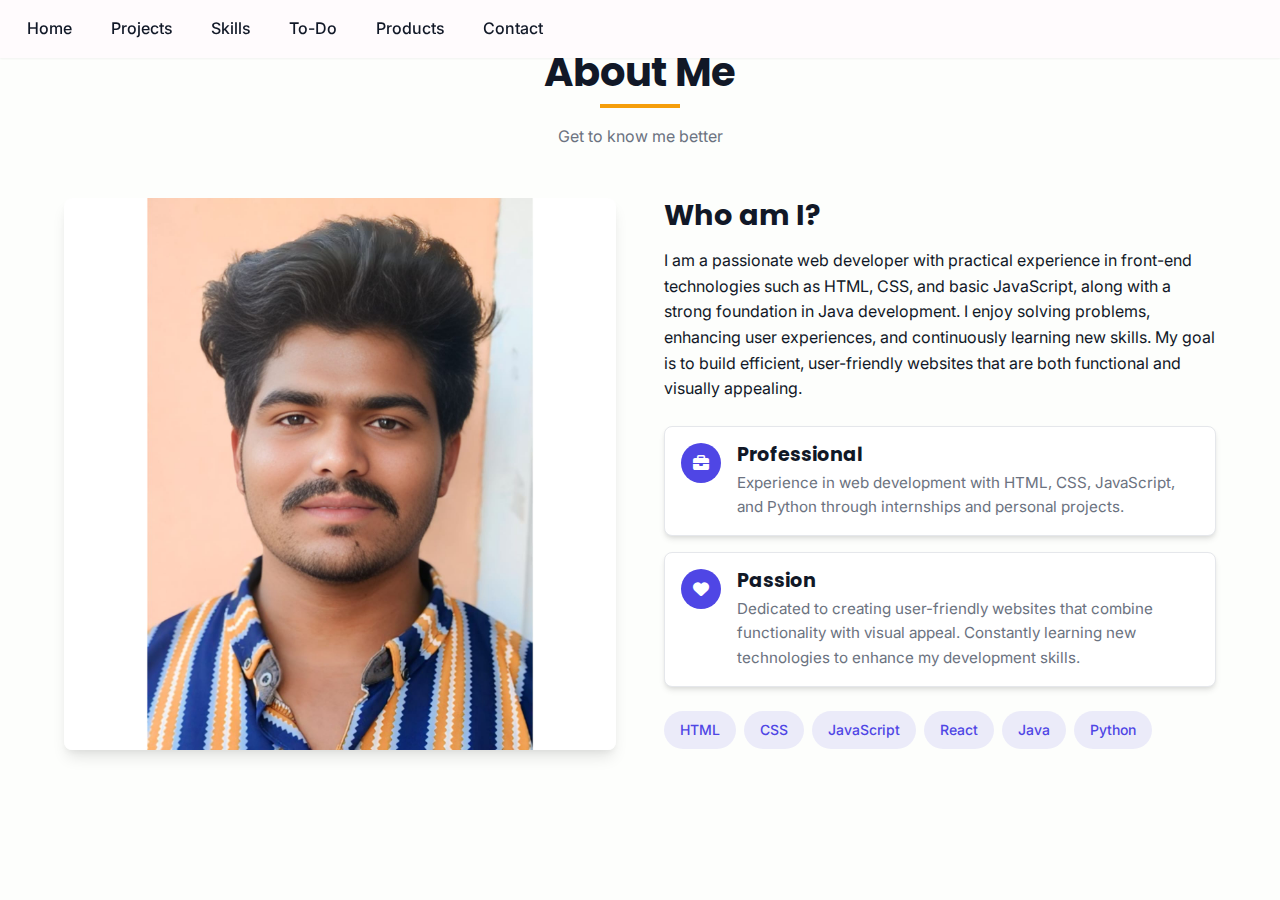
<file: index.html>
<!DOCTYPE html>
<html lang="en">
<head>
  <meta charset="UTF-8" />
  <meta name="viewport" content="width=device-width, initial-scale=1.0"/>
  <title>About Me</title>
  <link rel="stylesheet" href="https://cdnjs.cloudflare.com/ajax/libs/font-awesome/6.5.0/css/all.min.css">
  <link href="https://fonts.googleapis.com/css2?family=Inter:wght@300;400;500;600;700&family=Poppins:wght@400;500;600;700&family=Playfair+Display:wght@400;500;600&display=swap" rel="stylesheet">
  <link rel="stylesheet" href="portfolio.css" />
  <link rel="stylesheet" href="timeline.css" />
</head>
<body style="background-color: rgb(253, 254, 252);">
<header id="header">
  <div class="container">
    </div>

    <nav id="navbar">
      <div class="mobile-menu-btn" id="mobile-menu-btn">
        <span></span>
        <span></span>
        <span></span>
      </div>

      <ul class="nav-links" id="nav-links">
        <li><a href="./index.html" class="active">Home</a></li>
        <li><a href="./project.html">Projects</a></li>
        <li><a href="./skills.html">Skills</a></li>
        <li><a href="./todo.html">To-Do</a></li>
        <li><a href="./product.html">Products</a></li>
        <li><a href="./contact.html">Contact</a></li>
      </ul>

</header>
 <section id="about" class="section">
    <div class="container">
      <div class="section-header">
        <h2>About Me</h2>
        <div class="section-divider"></div>
        <p>Get to know me better</p>
      </div>
      <div class="about-content">
        <div class="about-image">
          <img src="./images/YAsh.jpg" alt="Profile Picture">
        </div>
        <div class="about-text">
          <h3>Who am I?</h3>
          <p>I am a passionate web developer with practical experience in front-end technologies such as HTML, CSS, and basic JavaScript, along with a strong foundation in Java development. I enjoy solving problems, enhancing user experiences, and continuously learning new skills. My goal is to build efficient, user-friendly websites that are both functional and visually appealing.</p>
          
          <div class="about-cards">
            <div class="card">
              <div class="card-icon">
                <i class="fas fa-briefcase"></i>
              </div>
              <div class="card-content">
                <h4>Professional</h4>
                <p>Experience in web development with HTML, CSS, JavaScript, and Python through internships and personal projects.</p>
              </div>
            </div>
            
            <div class="card">
              <div class="card-icon">
                <i class="fas fa-heart"></i>
              </div>
              <div class="card-content">
                <h4>Passion</h4>
                <p>Dedicated to creating user-friendly websites that combine functionality with visual appeal. Constantly learning new technologies to enhance my development skills.</p>
              </div>
            </div>
          </div>
          
          <div class="skills-tags">
            <span>HTML</span>
            <span>CSS</span>
            <span>JavaScript</span>
            <span>React</span>
            <span>Java</span>
            <span>Python</span>
          </div>
        </div>
      </div>
    </div>
  </section>
  <script src="portfolio.js"></script>
</body>
</html>
</file>
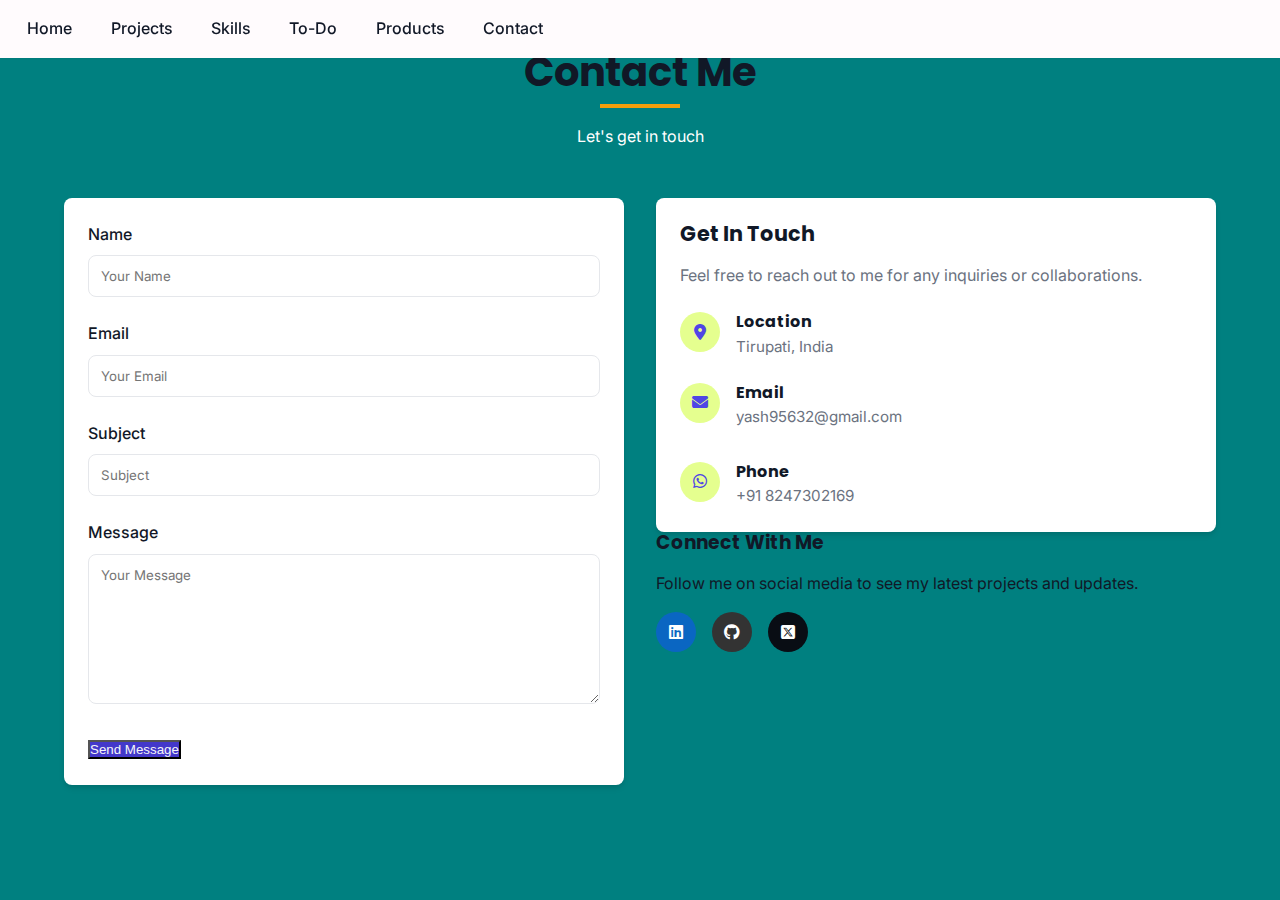
<file: contact.html>
<!DOCTYPE html>
<html lang="en">
<head>
  <meta charset="UTF-8" />
  <meta name="viewport" content="width=device-width, initial-scale=1.0"/>
  <title>Contact</title>
   <link rel="stylesheet" href="https://cdnjs.cloudflare.com/ajax/libs/font-awesome/6.5.0/css/all.min.css">
  <link href="https://fonts.googleapis.com/css2?family=Inter:wght@300;400;500;600;700&family=Poppins:wght@400;500;600;700&family=Playfair+Display:wght@400;500;600&display=swap" rel="stylesheet">
  <link rel="stylesheet" href="portfolio.css" />
  <link rel="stylesheet" href="timeline.css" />
</head>
<body style="background-color: teal;">
  <header id="header">
  <div class="container">
    </div>

    <nav id="navbar">
      <div class="mobile-menu-btn" id="mobile-menu-btn">
        <span></span>
        <span></span>
        <span></span>
      </div>

      <ul class="nav-links" id="nav-links">
        <li><a href="./index.html" class="active">Home</a></li>
        <li><a href="./project.html">Projects</a></li>
        <li><a href="./skills.html">Skills</a></li>
        <li><a href="./todo.html">To-Do</a></li>
        <li><a href="./product.html">Products</a></li>
        <li><a href="./contact.html">Contact</a></li>
      </ul>

</header>
<section id="contact" class="section">
    <div class="container">
      <div class="section-header">
        <h2>Contact Me</h2>
        <div class="section-divider"></div>
        <p style="color: white;">Let's get in touch</p>
      </div>
      <div class="contact-container">
        <div class="contact-form-container">
          <form id="contact-form">
            <div class="form-group">
              <label for="name">Name</label>
              <input type="text" id="name" placeholder="Your Name" required>
            </div>
            <div class="form-group">
              <label for="email">Email</label>
              <input type="email" id="email" placeholder="Your Email" required>
            </div>
            <div class="form-group">
              <label for="subject">Subject</label>
              <input type="text" id="subject" placeholder="Subject" required>
            </div>
            <div class="form-group">
              <label for="message">Message</label>
              <textarea id="message" placeholder="Your Message" required></textarea>
            </div>
            <button type="submit" class="btn primary-btn">Send Message</button>
          </form>
        </div>
        <div class="contact-info-container">
          <div class="contact-info-card">
            <h3>Get In Touch</h3>
            <p>Feel free to reach out to me for any inquiries or collaborations.</p>
            
            <div class="contact-details">
             <div class="contact-detail-item">
             <div class="contact-icon">
             <i class="fas fa-map-marker-alt"></i>
            </div>
           <div>
          <h4>Location</h4>
          <p>Tirupati, India</p>
         </div>
       </div>

       <div class="contact-detail-item">
        <div class="contact-icon">
          <a href="mailto:yash95632@gmail.com" target="_blank" aria-label="Email" class="email">
        <i class="fas fa-envelope"></i>
         </a>
         </div>
           <div>
            <h4>Email</h4>
           <p>yash95632@gmail.com</p>
         </div>
        </div>
       </div>

              
              <div class="contact-detail-item">
                <div class="contact-icon">
                  <a href="https://wa.me/918247302169" target="_blank" aria-label="WhatsApp" class="whatsapp">
                    <i class="fab fa-whatsapp"></i>
                  </a>
                </div>
                <div>
                  <h4>Phone</h4>
                  <p>+91 8247302169</p>
                </div>
              </div>
            </div>
            
            <h3>Connect With Me</h3>
            <p>Follow me on social media to see my latest projects and updates.</p>
            
            <div class="contact-social-icons">
              <a href="https://linkedin.com/in/yaswanth-t-879812339" target="_blank" aria-label="LinkedIn" class="linkedin"><i class="fab fa-linkedin"></i></a>
              <a href="https://github.com/yaswanth0324" target="_blank" aria-label="GitHub" class="github"><i class="fab fa-github"></i></a>
              <a href="https://x.com/Yash77288" target="_blank" aria-label="Twitter/X" class="twitter-x"><i class="fa-brands fa-square-x-twitter"></i></a>
            </div>
          </div>
        </div>
      </div>
    </div>
  </section>
   <script src="portfolio.js"></script>
</body>
</html>
</file>
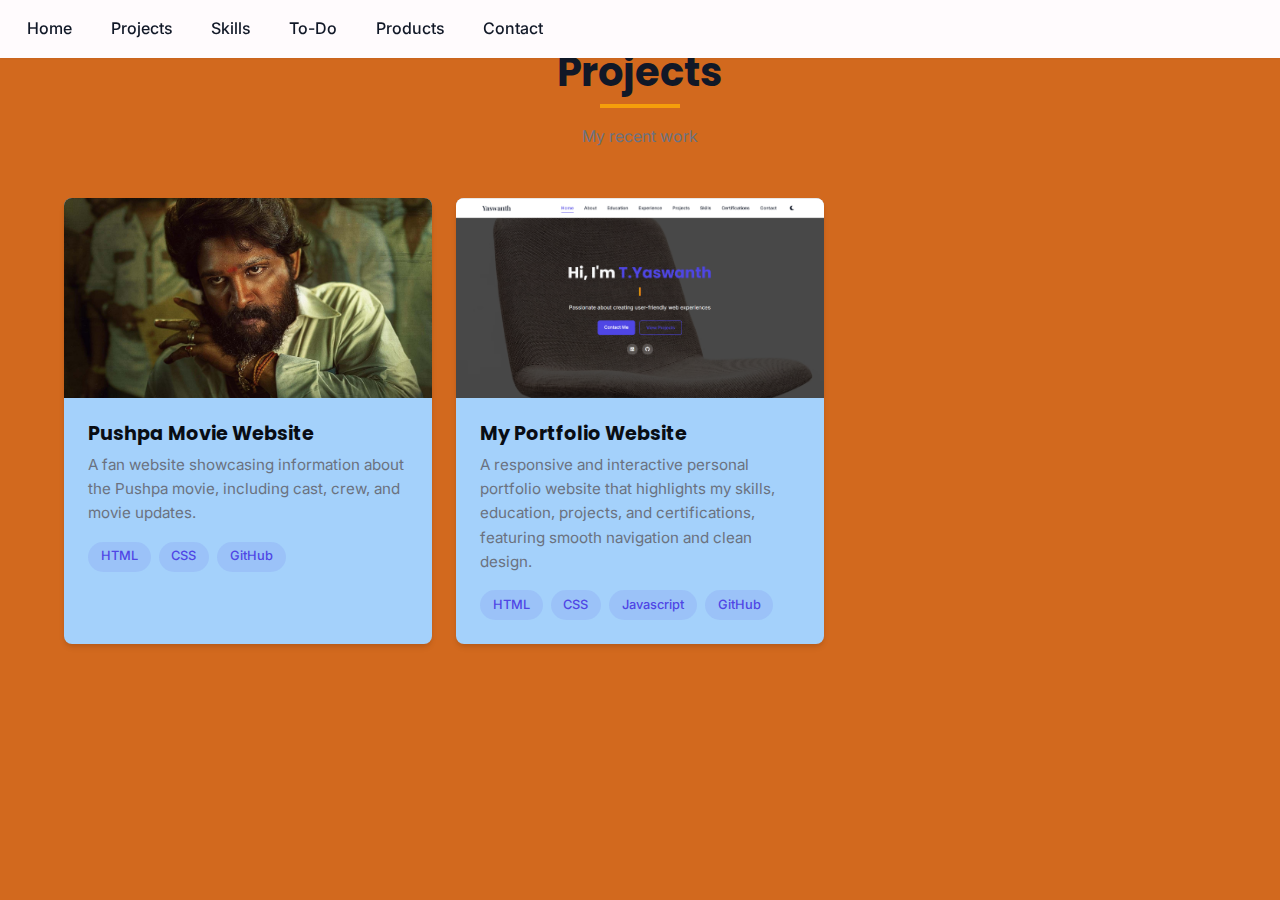
<file: project.html>
<!DOCTYPE html>
<html lang="en">
<head>
  <meta charset="UTF-8" />
  <meta name="viewport" content="width=device-width, initial-scale=1.0"/>
  <title>Projects</title>
  <link rel="stylesheet" href="https://cdnjs.cloudflare.com/ajax/libs/font-awesome/6.5.0/css/all.min.css">
  <link href="https://fonts.googleapis.com/css2?family=Inter:wght@300;400;500;600;700&family=Poppins:wght@400;500;600;700&family=Playfair+Display:wght@400;500;600&display=swap" rel="stylesheet">
  <link rel="stylesheet" href="portfolio.css" />
  <link rel="stylesheet" href="timeline.css" />
</head>
<body style="background-color: chocolate;">
  <header id="header">
  <div class="container">
    </div>

    <nav id="navbar">
      <div class="mobile-menu-btn" id="mobile-menu-btn">
        <span></span>
        <span></span>
        <span></span>
      </div>

      <ul class="nav-links" id="nav-links">
        <li><a href="./index.html" class="active">Home</a></li>
        <li><a href="./project.html">Projects</a></li>
        <li><a href="./skills.html">Skills</a></li>
        <li><a href="./todo.html">To-Do</a></li>
        <li><a href="./product.html">Products</a></li>
        <li><a href="./contact.html">Contact</a></li>
      </ul>

</header>
  <section id="projects" class="section bg-light" style="background-color: chocolate;">
    <div class="container">
      <div class="section-header">
        <h2>Projects</h2>
        <div class="section-divider"></div>
        <p>My recent work</p>
      </div>
    
      <div class="projects-grid">
        <div class="project-card" data-category="web">
          <div class="project-image">
            <img src="./images/pushpa.png" alt="Pushpa Movie Website">
            <div class="project-links">
              <a href="https://yaswanth0324.github.io/pushpa-web/Main/pages/index.html" target="_blank" title="View Demo"><i class="fas fa-eye"></i></a>
              <a href="https://github.com/Yaswanth0324/pushpa-web" target="_blank" title="View Code"><i class="fas fa-code"></i></a>
            </div>
          </div>
          <div class="project-content">
            <h3>Pushpa Movie Website</h3>
            <p>A fan website showcasing information about the Pushpa movie, including cast, crew, and movie updates.</p>
            <div class="project-tech">
              <span>HTML</span>
              <span>CSS</span>
              <span>GitHub</span>
            </div>
          </div>
        </div>

        <div class="projects-grid">
          <div class="project-card" data-category="web">
            <div class="project-image">
              <img src="./images/mypf.png" alt="Pushpa Movie Website">
              <div class="project-links">
                <a href="https://yaswanth0324.github.io/Yash-Portfolio/" target="_blank" title="View Demo"><i class="fas fa-eye"></i></a>
                <a href="https://github.com/Yaswanth0324/Yash-Portfolio/tree/master" target="_blank" title="View Code"><i class="fas fa-code"></i></a>
              </div>
            </div>
            <div class="project-content">
              <h3>My Portfolio Website</h3>
              <p>A responsive and interactive personal portfolio website that highlights my skills, education, projects, and certifications, featuring smooth navigation and clean design.</p>
              <div class="project-tech">
                <span>HTML</span>
                <span>CSS</span>
                <span>Javascript</span>
                <span>GitHub</span>
              </div>
            </div>
          </div>
      </div>
    </div>
  </section>

   <script src="portfolio.js"></script>
</body>
</html>
</file>
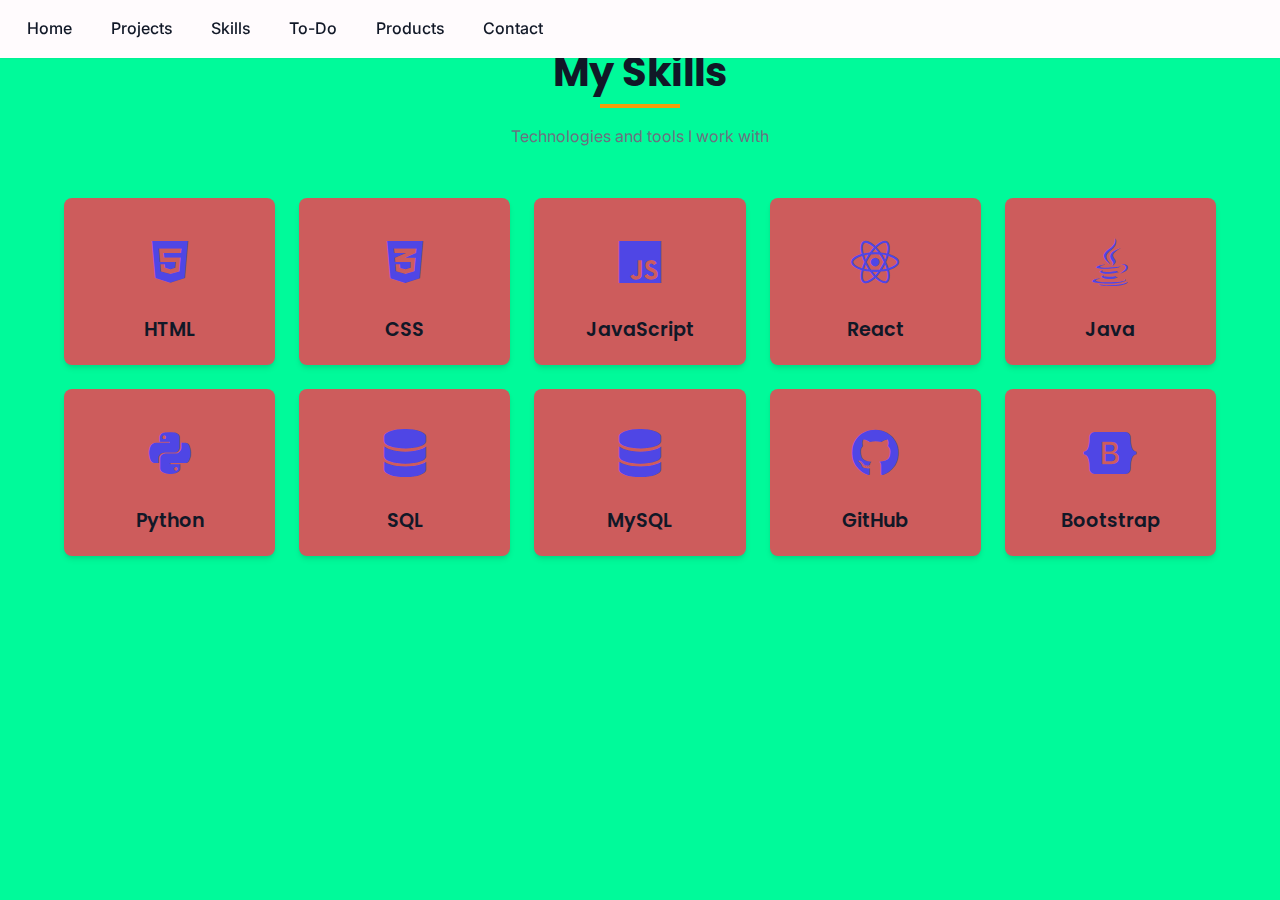
<file: skills.html>
<!DOCTYPE html>
<html lang="en">
<head>
  <meta charset="UTF-8" />
  <meta name="viewport" content="width=device-width, initial-scale=1.0"/>
  <title>Skills</title>
   <link rel="stylesheet" href="https://cdnjs.cloudflare.com/ajax/libs/font-awesome/6.5.0/css/all.min.css">
  <link href="https://fonts.googleapis.com/css2?family=Inter:wght@300;400;500;600;700&family=Poppins:wght@400;500;600;700&family=Playfair+Display:wght@400;500;600&display=swap" rel="stylesheet">
  <link rel="stylesheet" href="portfolio.css" />
  <link rel="stylesheet" href="timeline.css" />
</head>
<body style="background-color:mediumspringgreen ;">
 <header id="header">
  <div class="container">
    </div>

    <nav id="navbar">
      <div class="mobile-menu-btn" id="mobile-menu-btn">
        <span></span>
        <span></span>
        <span></span>
      </div>

      <ul class="nav-links" id="nav-links">
        <li><a href="./index.html" class="active">Home</a></li>
        <li><a href="./project.html">Projects</a></li>
        <li><a href="./skills.html">Skills</a></li>
        <li><a href="./todo.html">To-Do</a></li>
        <li><a href="./product.html">Products</a></li>
        <li><a href="./contact.html">Contact</a></li>
      </ul>

</header>
<section id="skills" class="section" style="background-color: mediumspringgreen;">
    <div class="container">
      <div class="section-header">
        <h2>My Skills</h2>
        <div class="section-divider"></div>
        <p>Technologies and tools I work with</p>
      </div>
      <div class="skills-grid">
        <div class="skill-card">
          <div class="skill-icon">
            <i class="fab fa-html5"></i>
          </div>
          <h3>HTML</h3>
        </div>
        
        <div class="skill-card">
          <div class="skill-icon">
            <i class="fab fa-css3-alt"></i>
          </div>
          <h3>CSS</h3>
        </div>
        
        <div class="skill-card">
          <div class="skill-icon">
            <i class="fab fa-js"></i>
          </div>
          <h3>JavaScript</h3>
        </div>
        
        <div class="skill-card">
          <div class="skill-icon">
            <i class="fab fa-react"></i>
          </div>
          <h3>React</h3>
        </div>

        <div class="skill-card">
          <div class="skill-icon">
            <i class="fab fa-java"></i>
          </div>
          <h3>Java</h3>
        </div>
        
        <div class="skill-card">
          <div class="skill-icon">
            <i class="fab fa-python"></i>
          </div>
          <h3>Python</h3>
        </div>
        
        <div class="skill-card">
          <div class="skill-icon">
            <i class="fas fa-database"></i>
          </div>
          <h3>SQL</h3>
        </div>
        
        <div class="skill-card">
          <div class="skill-icon">
            <i class="fas fa-database"></i>
          </div>
          <h3>MySQL</h3>
        </div>

        <div class="skill-card">
          <div class="skill-icon">
            <i class="fab fa-github"></i>
          </div>
          <h3>GitHub</h3>
        </div>
        
        <div class="skill-card">
          <div class="skill-icon">
            <i class="fab fa-bootstrap"></i>
          </div>
          <h3>Bootstrap</h3>
        </div>
      </div>
    </div>
  </section>

   <script src="portfolio.js"></script>
</body>
</html>
</file>
<file: portfolio.css>
:root {
    /* Primary Colors */
    --primary-color: #4f46e5; /* Indigo */
    --primary-hover: #4338ca;
    --secondary-color: #ec4899; /* Pink */
    --accent-color: #f59e0b; /* Amber */
    
    /* Text Colors */
    --text-color: #111827;
    --text-muted: #6b7280;
    --text-light: #f9fafb;
    
    /* Background Colors */
    --bg-white: #ffffff;
    --bg-light: #f3f4f6;
    --bg-dark: #1f2937;
    
    /* Border */
    --border-color: #e5e7eb;
    --border-radius: 8px;
    
    /* Shadows */
    --shadow-sm: 0 1px 2px 0 rgba(0, 0, 0, 0.05);
    --shadow-md: 0 4px 6px -1px rgba(0, 0, 0, 0.1), 0 2px 4px -1px rgba(0, 0, 0, 0.06);
    --shadow-lg: 0 10px 15px -3px rgba(0, 0, 0, 0.1), 0 4px 6px -2px rgba(0, 0, 0, 0.05);
    
    /* Spacing */
    --spacing-xs: 0.5rem;
    --spacing-sm: 1rem;
    --spacing-md: 1.5rem;
    --spacing-lg: 2rem;
    --spacing-xl: 3rem;
    
    /* Transitions */
    --transition: all 0.3s ease;
  }
  
  * {
    margin: 0;
    padding: 0;
    box-sizing: border-box;
  }
  
  html {
    scroll-behavior: smooth;
    scroll-padding-top: 80px; /* Account for fixed header */
  }
  
  body {
    font-family: 'Inter', sans-serif;
    line-height: 1.6;
    color: var(--text-color);
    background-color: var(--bg-white);
    transition: background-color 0.3s ease, color 0.3s ease;
    
  }
  
  h1, h2, h3, h4, h5, h6 {
    font-family: 'Poppins', sans-serif;
    line-height: 1.2;
    margin-bottom: 1rem;
  }
  
  p {
    margin-bottom: 1rem;
  }
  
  a {
    text-decoration: none;
    color: var(--primary-color);
    transition: var(--transition);
  }
  
  a:hover {
    color: var(--primary-hover);
  }
  
  ul {
    list-style: none;
  }
  
  img {
    max-width: 100%;
    height: auto;
    display: block;
  }
  
  .container {
    width: 100%;
    max-width: 1200px;
    margin: 0 auto;
    padding: 0 var(--spacing-md);
  }
  
  .section {
    padding: var(--spacing-xl) 0;
  }
  
  .bg-light {
    background-color: var(--bg-light);
  }
  
  .highlight {
    color: var(--primary-color);
  }
  
  .section-header {
    text-align: center;
    margin-bottom: var(--spacing-xl);
  }
  
  .section-header h2 {
    font-size: 2.5rem;
    margin-bottom: 0.5rem;
  }
  
  .section-divider {
    width: 80px;
    height: 4px;
    background-color: var(--accent-color);
    margin: 0 auto var(--spacing-sm);
  }
  
  .section-header p {
    color: var(--text-muted);
    max-width: 600px;
    margin: 0 auto;
  }
  
  /* Header Styles */
  #header {
    position: fixed;
    top: 0;
    left: 0;
    width: 100%;
    background-color: var(--bg-white);
    box-shadow: var(--shadow-sm);
    z-index: 1000;
    transition: var(--transition);
    padding: 1rem 0;
    background-color: #fffbfd;
  }
  
  #header.scrolled {
    padding: 0.5rem 0;
    box-shadow: var(--shadow-md);
  }
  
  #header .container {
    display: flex;
    justify-content: space-between;
    align-items: center;
  }
  
  #navbar {
    display: flex;
    align-items: center;
  }
  
  .nav-links {
    display: flex;
  }
  
  .nav-links li {
    margin-left: var(--spacing-sm);
  }
  
  .nav-links a {
    color: var(--text-color);
    font-weight: 500;
    position: relative;
    padding: 0.5rem 0.7rem;
  }
  
  .nav-links a.active,
  .nav-links a:hover {
    color: var(--primary-color);
  }
  
  .nav-links a.active::after,
  .nav-links a:hover::after {
    content: '';
    position: absolute;
    bottom: 0;
    left: 0.7rem;
    right: 0.7rem;
    height: 2px;
    background-color: var(--primary-color);
  }
  
  .theme-toggle {
    margin-left: var(--spacing-md);
    cursor: pointer;
    font-size: 1.2rem;
    display: flex;
    align-items: center;
    justify-content: center;
    width: 40px;
    height: 40px;
    border-radius: 50%;
    transition: var(--transition);
  }
  
  .theme-toggle:hover {
    background-color: var(--bg-light);
  }
  
  .mobile-menu-btn {
    display: none;
    flex-direction: column;
    width: 30px;
    cursor: pointer;
  }
  
  .mobile-menu-btn span {
    height: 3px;
    width: 100%;
    background-color: var(--text-color);
    margin: 2px 0;
    border-radius: 5px;
    transition: var(--transition);
  }
  
  
 
  .about-content {
    display: flex;
    flex-wrap: wrap;
    gap: var(--spacing-xl);
    align-items: center;
  }
  
  .about-image {
    flex: 1;
    min-width: 300px;
  }
  
  .about-image img {
    border-radius: var(--border-radius);
    box-shadow: var(--shadow-lg);
  }
  
  .about-text {
    flex: 1;
    min-width: 300px;
  }
  
  .about-text h3 {
    font-size: 1.8rem;
    margin-bottom: var(--spacing-sm);
  }
  
  .about-cards {
    display: flex;
    flex-direction: column;
    gap: var(--spacing-sm);
    margin: var(--spacing-md) 0;
  }
  
  .card {
    background-color: var(--bg-white);
    border-radius: var(--border-radius);
    padding: var(--spacing-sm);
    box-shadow: var(--shadow-md);
    border: 1px solid var(--border-color);
    display: flex;
    align-items: flex-start;
    transition: var(--transition);
  }
  
  .card:hover {
    transform: translateY(-5px);
    box-shadow: var(--shadow-lg);
  }
  
  .card-icon {
    background-color: var(--primary-color);
    color: white;
    width: 40px;
    height: 40px;
    border-radius: 50%;
    display: flex;
    align-items: center;
    justify-content: center;
    margin-right: var(--spacing-sm);
    flex-shrink: 0;
  }
  
  .card-content h4 {
    font-size: 1.2rem;
    margin-bottom: 0.3rem;
  }
  
  .card-content p {
    color: var(--text-muted);
    font-size: 0.95rem;
    margin-bottom: 0;
  }
  
  .skills-tags {
    display: flex;
    flex-wrap: wrap;
    gap: 0.5rem;
  }
  
  .skills-tags span {
    background-color: rgba(79, 70, 229, 0.1);
    color: var(--primary-color);
    padding: 0.5rem 1rem;
    border-radius: 9999px;
    font-size: 0.875rem;
    font-weight: 500;
  }
  
  /* Education Section */
  .timeline {
    position: relative;
    max-width: 800px;
    margin: 0 auto;
  }
  
  .timeline::before {
    content: '';
    position: absolute;
    top: 0;
    bottom: 0;
    left: 50%;
    width: 2px;
    background-color: var(--border-color);
    transform: translateX(-50%);
  }
  
  .timeline-item {
    position: relative;
    margin-bottom: 3rem;
    width: 100%;
  }
  
  .timeline-item:nth-child(odd) .timeline-content {
    margin-left: auto;
    margin-right: 3rem;
  }
  
  .timeline-item:nth-child(even) .timeline-content {
    margin-left: 3rem;
  }
  
  .timeline-content {
    background-color: var(--bg-white);
    border-radius: var(--border-radius);
    padding: var(--spacing-md);
    box-shadow: var(--shadow-md);
    width: calc(50% - 3rem);
    position: relative;
    transition: var(--transition);
  }
  
  .timeline-content:hover {
    transform: translateY(-5px);
    box-shadow: var(--shadow-lg);
  }
  
  .timeline-content::before {
    content: '';
    position: absolute;
    width: 20px;
    height: 20px;
    background-color: var(--primary-color);
    border-radius: 50%;
    top: 20px;
  }
  
  .timeline-item:nth-child(odd) .timeline-content::before {
    right: -46px;
  }
  
  .timeline-item:nth-child(even) .timeline-content::before {
    left: -46px;
  }
  
  .timeline-content h3 {
    font-size: 1.3rem;
    margin-bottom: 0.3rem;
  }
  
  .timeline-date {
    color: var(--primary-color);
    font-size: 0.9rem;
    font-weight: 500;
    margin-bottom: 0.5rem;
  }
  
  .timeline-institution {
    font-weight: 500;
    margin-bottom: 0.5rem;
  }
  
  .timeline-description {
    color: var(--text-muted);
    font-size: 0.95rem;
  }

  /* project section */
  .projects-grid {
    display: grid;
    grid-template-columns: repeat(auto-fill, minmax(320px, 1fr));
    gap: var(--spacing-md);
  }
  
  .project-card {
    background-color: var(--bg-white);
    border-radius: var(--border-radius);
    box-shadow: var(--shadow-md);
    overflow: hidden;
    transition: var(--transition);
    background-color: #a4d1fb;
    color: #090d14;
  }
  
  .project-card:hover {
    transform: translateY(-5px);
    box-shadow: var(--shadow-lg);
  }
  
  .project-image {
    height: 200px;
    position: relative;
    overflow: hidden;
  }
  
  .project-image img {
    width: 100%;
    height: 100%;
    object-fit: cover;
    transition: var(--transition);
  }
  
  .project-card:hover .project-image img {
    transform: scale(1.1);
  }
  
  .project-links {
    position: absolute;
    top: 0;
    left: 0;
    right: 0;
    bottom: 0;
    background-color: rgba(0, 0, 0, 0.7);
    display: flex;
    align-items: center;
    justify-content: center;
    gap: var(--spacing-sm);
    opacity: 0;
    transition: var(--transition);
  }
  
  .project-card:hover .project-links {
    opacity: 1;
  }
  
  .project-links a {
    width: 40px;
    height: 40px;
    border-radius: 50%;
    background-color: white;
    color: var(--text-color);
    display: flex;
    align-items: center;
    justify-content: center;
    transition: var(--transition);
  }
  
  .project-links a:hover {
    background-color: var(--primary-color);
    color: white;
  }
  
  .project-content {
    padding: var(--spacing-md);
  }
  
  .project-content h3 {
    font-size: 1.2rem;
    margin-bottom: 0.5rem;
  }
  
  .project-content p {
    color: var(--text-muted);
    font-size: 0.95rem;
    margin-bottom: 1rem;
  }
  
  .project-tech {
    display: flex;
    flex-wrap: wrap;
    gap: 0.5rem;
  }
  
  .project-tech span {
    background-color: rgba(79, 70, 229, 0.1);
    color: var(--primary-color);
    padding: 0.3rem 0.8rem;
    border-radius: 9999px;
    font-size: 0.8rem;
    font-weight: 500;
  }
  
  /* skills section */

  .skills-grid {
    display: grid;
    grid-template-columns: repeat(5, 1fr);
    gap: var(--spacing-md);
    max-width: 1200px;
    margin: 0 auto;
  }
  
  .skill-card {
    display: flex;
    flex-direction: column;
    align-items: center;
    justify-content: center;
    background-color: var(--bg-white);
    padding: var(--spacing-md);
    border-radius: var(--border-radius);
    box-shadow: var(--shadow-md);
    transition: var(--transition);
    background-color: indianred;
  }
  
  .skill-card:hover {
    transform: translateY(-10px);
    box-shadow: var(--shadow-lg);
  }
  
  .skill-icon {
    width: 80px;
    height: 80px;
    display: flex;
    align-items: center;
    justify-content: center;
    font-size: 3rem;
    color: var(--primary-color);
    margin-bottom: var(--spacing-sm);
  }
  
  .skill-card h3 {
    font-size: 1.2rem;
    font-weight: 600;
    margin-bottom: 0;
  }
  
  /* Media query for smaller screens */
  @media (max-width: 1200px) {
    .skills-grid {
      grid-template-columns: repeat(4, 1fr);
    }
  }
  
  @media (max-width: 992px) {
    .skills-grid {
      grid-template-columns: repeat(3, 1fr);
    }
  }
  
  @media (max-width: 768px) {
    .skills-grid {
      grid-template-columns: repeat(2, 1fr);
    }
  }
  
  @media (max-width: 480px) {
    .skills-grid {
      grid-template-columns: 1fr;
    }
  }

  /* Contact Section */
  .contact-container {
    display: grid;
    grid-template-columns: repeat(auto-fit, minmax(320px, 1fr));
    gap: var(--spacing-lg);
  }
  
  .contact-form-container {
    background-color: var(--bg-white);
    border-radius: var(--border-radius);
    padding: var(--spacing-md);
    box-shadow: var(--shadow-md);
  }
  
  .form-group {
    margin-bottom: var(--spacing-md);
  }
  
  .form-group label {
    display: block;
    margin-bottom: 0.5rem;
    font-weight: 500;
  }
  
  .form-group input,
  .form-group textarea {
    width: 100%;
    padding: 0.75rem;
    border: 1px solid var(--border-color);
    border-radius: var(--border-radius);
    background-color: var(--bg-white);
    color: var(--text-color);
    font-family: 'Inter', sans-serif;
    transition: var(--transition);
  }
  
  .form-group textarea {
    resize: vertical;
    min-height: 150px;
  }
  
  .form-group input:focus,
  .form-group textarea:focus {
    outline: none;
    border-color: var(--primary-color);
    box-shadow: 0 0 0 3px rgba(79, 70, 229, 0.2);
  }
  button{
    background-color: #4338ca;
    color: #f5f6f8;
  }
  .contact-info-card {
    background-color: var(--bg-white);
    border-radius: var(--border-radius);
    padding: var(--spacing-md);
    box-shadow: var(--shadow-md);
  }
  
  .contact-info-card h3 {
    font-size: 1.3rem;
    margin-bottom: var(--spacing-sm);
  }
  
  .contact-info-card p {
    color: var(--text-muted);
    margin-bottom: var(--spacing-md);
  }
  
  .contact-details {
    display: flex;
    flex-direction: column;
    gap: var(--spacing-md);
    margin-bottom: var(--spacing-lg);
  }
  
  .contact-detail-item {
    display: flex;
    align-items: flex-start;
    gap: var(--spacing-sm);
  }
  
  .contact-icon {
    width: 40px;
    height: 40px;
    background-color: rgb(229, 255, 143);
    color: var(--primary-color);
    border-radius: 50%;
    display: flex;
    align-items: center;
    justify-content: center;
    flex-shrink: 0;
  }
  
  .contact-detail-item h4 {
    font-size: 1rem;
    margin-bottom: 0.2rem;
  }
  
  .contact-detail-item p,
  .contact-detail-item p a {
    color: var(--text-muted);
    font-size: 0.95rem;
    margin-bottom: 0;
  }
  
  .contact-detail-item p a:hover {
    color: var(--primary-color);
  }
  
  .contact-social-icons {
    display: flex;
    gap: var(--spacing-sm);
  }
  
  .contact-social-icons a {
    width: 40px;
    height: 40px;
    border-radius: 50%;
    display: flex;
    align-items: center;
    justify-content: center;
    color: white;
    transition: var(--transition);
  }
  
  .contact-social-icons a.linkedin {
    background-color: #0A66C2;
  }
  
  .contact-social-icons a.github {
    background-color: #333;
  }
  .contact-social-icons a.twitter-x {
    background-color:#090d14;
  }
  
  .contact-social-icons a:hover {
    transform: translateY(-3px);
    box-shadow: var(--shadow-sm);
  }

  @media (max-width: 992px) {
    .hero-content h1 {
      font-size: 3rem;
    }
    
    .hero-content h2 {
      font-size: 1.8rem;
    }
    
    .section-header h2 {
      font-size: 2.2rem;
    }
    
    .timeline::before {
      left: 30px;
    }
    
    .timeline-item:nth-child(odd) .timeline-content,
    .timeline-item:nth-child(even) .timeline-content {
      width: calc(100% - 60px);
      margin-left: 60px;
      margin-right: 0;
    }
    
    .timeline-item:nth-child(odd) .timeline-content::before,
    .timeline-item:nth-child(even) .timeline-content::before {
      left: -46px;
    }
  }
  
  @media (max-width: 768px) {
    .nav-links {
      display: none;
      position: absolute;
      top: 100%;
      left: 0;
      right: 0;
      background-color: var(--bg-white);
      flex-direction: column;
      padding: var(--spacing-md);
      box-shadow: var(--shadow-md);
      z-index: 1000;
    }
    
    .nav-links.show {
      display: flex;
    }
    
    .nav-links li {
      margin: 0;
      margin-bottom: var(--spacing-xs);
    }
    
    .mobile-menu-btn {
      display: flex;
    }
    
    .hero-content h1 {
      font-size: 2.5rem;
    }
    
    .hero-content h2 {
      font-size: 1.5rem;
    }
    
    .hero-buttons {
      flex-direction: column;
      width: 100%;
      max-width: 300px;
      margin-left: auto;
      margin-right: auto;
    }
    
    .section-header h2 {
      font-size: 2rem;
    }
    
    .about-content,
    .contact-container {
      flex-direction: column;
    }
    
    .footer-content {
      flex-direction: column;
      text-align: center;
    }
    
    .footer-nav ul {
      justify-content: center;
      margin-top: var(--spacing-sm);
    }
  }
  
  @media (max-width: 576px) {
    .hero-content h1 {
      font-size: 2rem;
    }
    
    .hero-content h2 {
      font-size: 1.3rem;
    }
    
    .section-header h2 {
      font-size: 1.8rem;
    }
    
    .projects-filter {
      flex-wrap: wrap;
    }
  }
</file>
<file: timeline.css>
/* Timeline CSS */

/* Shared Timeline Styles (Mobile First) */
.timeline {
    position: relative;
    margin: 2rem auto;
  }
  
  .timeline::before {
    content: '';
    position: absolute;
    width: 2px;
    background-color: var(--border-color);
    top: 0;
    bottom: 0;
    left: 20px;
    margin-left: -1px;
  }
  
  .timeline-item {
    position: relative;
    margin-bottom: 2.5rem;
    padding-left: 50px;
  }
  
  .timeline-item::before {
    content: '';
    position: absolute;
    width: 16px;
    height: 16px;
    left: 12px;
    background-color: var(--primary-color);
    border: 2px solid var(--bg-white);
    top: 15px;
    border-radius: 50%;
    z-index: 1;
    box-shadow: 0 0 0 4px rgba(79, 70, 229, 0.2);
  }
  
  .timeline-content {
    background-color: var(--bg-white);
    padding: 1.5rem;
    border-radius: var(--border-radius);
    box-shadow: var(--shadow-md);
    position: relative;
    transition: transform 0.3s ease, box-shadow 0.3s ease;
  }
  
  .timeline-content:hover {
    transform: translateY(-5px);
    box-shadow: var(--shadow-lg);
  }
  
  .timeline-content h3 {
    margin-top: 0;
    margin-bottom: 0.5rem;
    color: var(--text-color);
  }
  
  .timeline-date {
    color: var(--primary-color);
    font-weight: 500;
    margin-bottom: 0.5rem;
    font-size: 0.9rem;
  }
  
  .timeline-institution {
    font-weight: 500;
    margin-bottom: 0.5rem;
  }
  
  .timeline-description {
    color: var(--text-muted);
    margin-bottom: 0;
  }
  
  /* Desktop Timeline Layout (alternating layout) */
  @media (min-width: 768px) {
    .timeline::before {
      left: 50%;
    }
    
    .timeline-item {
      padding-left: 0;
      margin-bottom: 4rem;
      width: 100%;
      display: flex;
    }
    
    .timeline-item::before {
      left: 50%;
      margin-left: -8px;
    }
    
    .timeline-item:nth-child(odd) {
      justify-content: flex-end;
    }
    
    .timeline-item:nth-child(even) {
      justify-content: flex-start;
    }
    
    .timeline-content {
      width: 45%;
      box-sizing: border-box;
    }
    
    /* Arrow to timeline center */
    .timeline-item:nth-child(odd) .timeline-content::before {
      content: '';
      position: absolute;
      top: 15px;
      right: -10px;
      width: 0;
      height: 0;
      border-top: 10px solid transparent;
      border-bottom: 10px solid transparent;
      border-left: 10px solid var(--bg-white);
    }
    
    .timeline-item:nth-child(even) .timeline-content::before {
      content: '';
      position: absolute;
      top: 15px;
      left: -10px;
      width: 0;
      height: 0;
      border-top: 10px solid transparent;
      border-bottom: 10px solid transparent; 
      border-right: 10px solid var(--bg-white);
    }
  }
</file>
